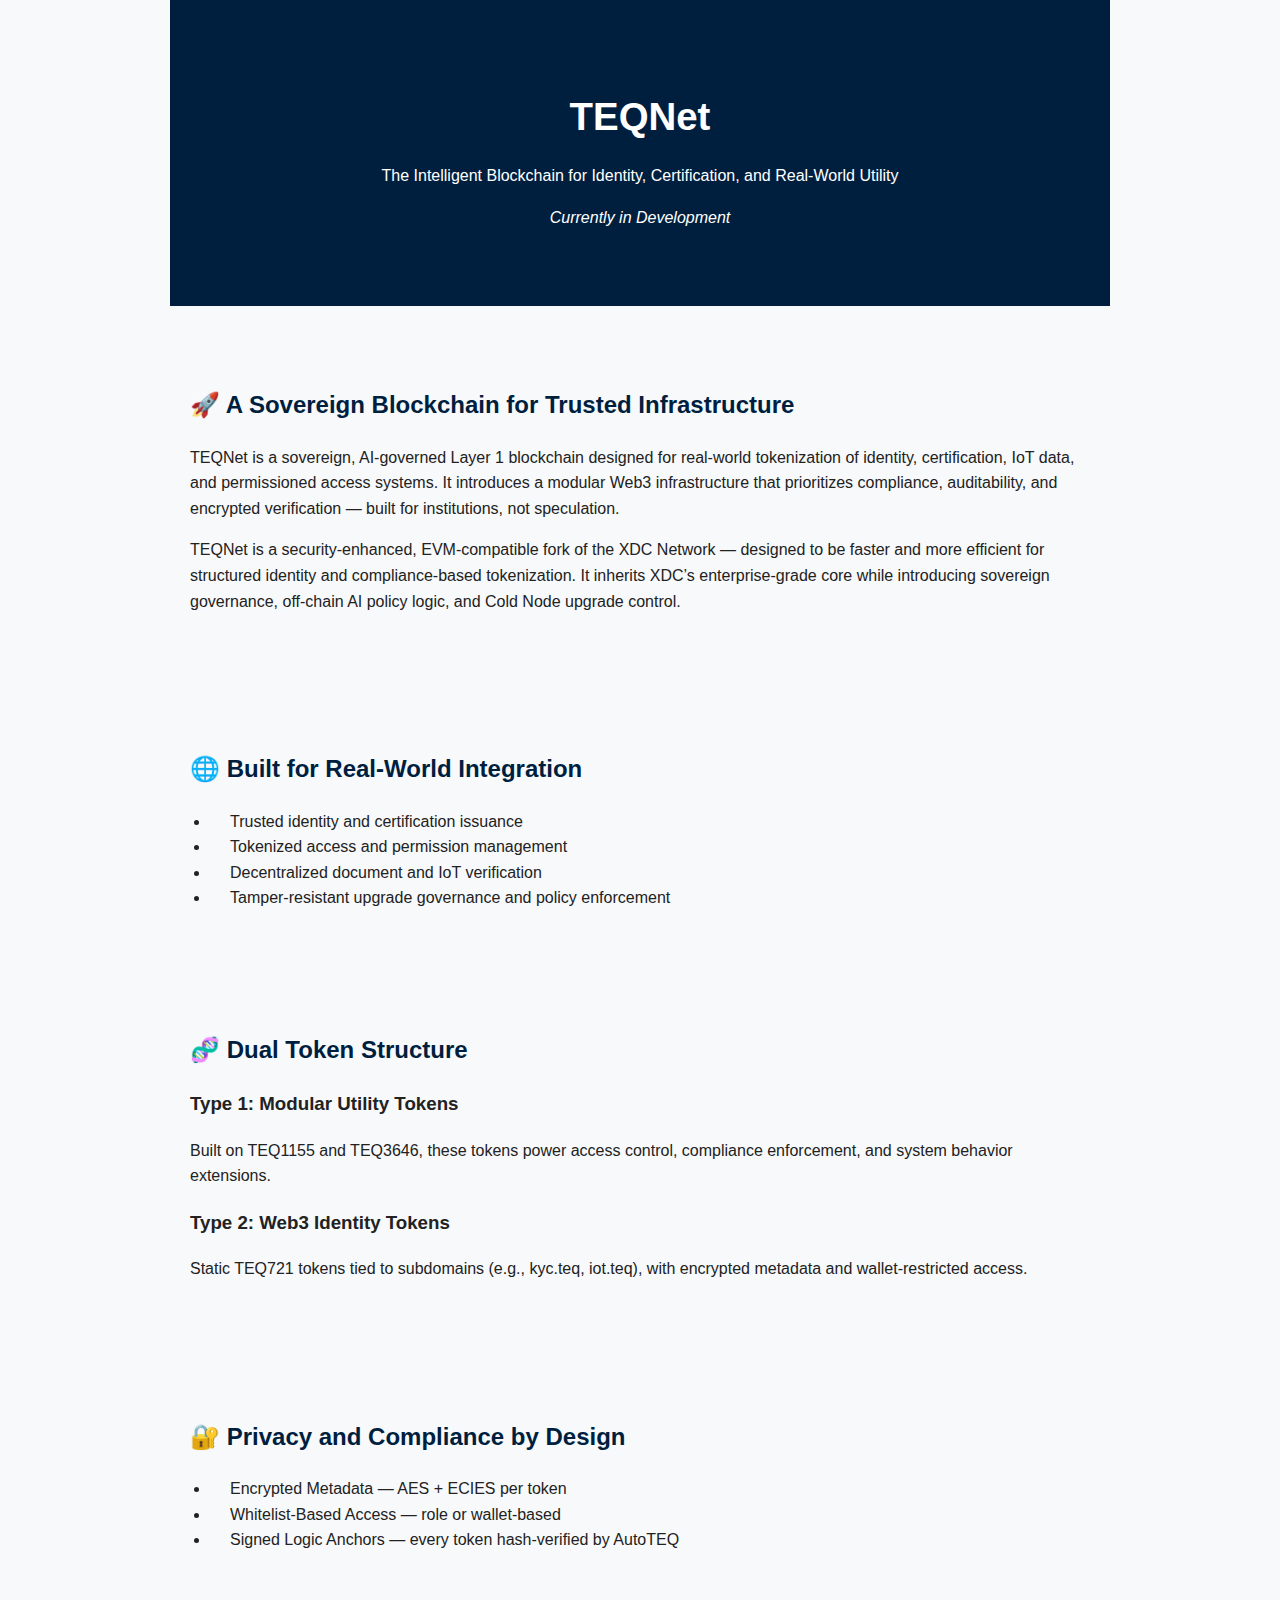
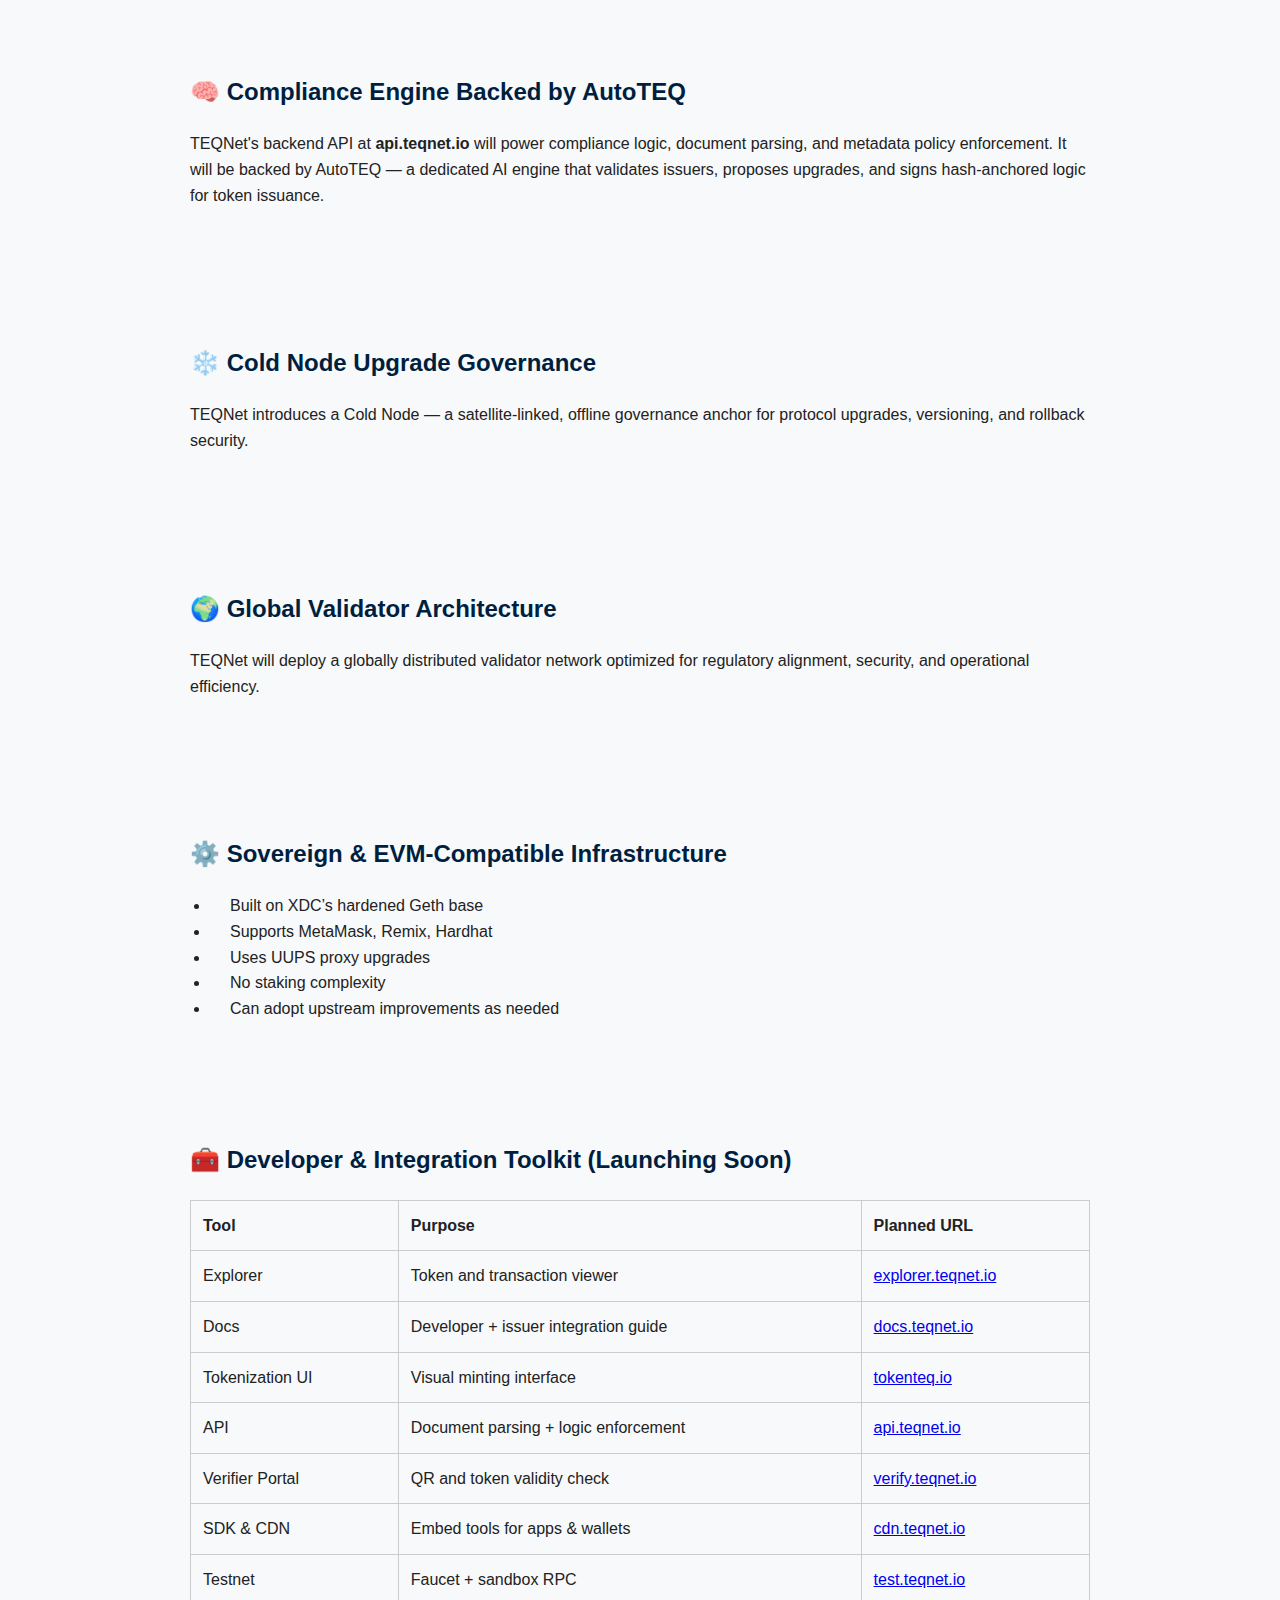
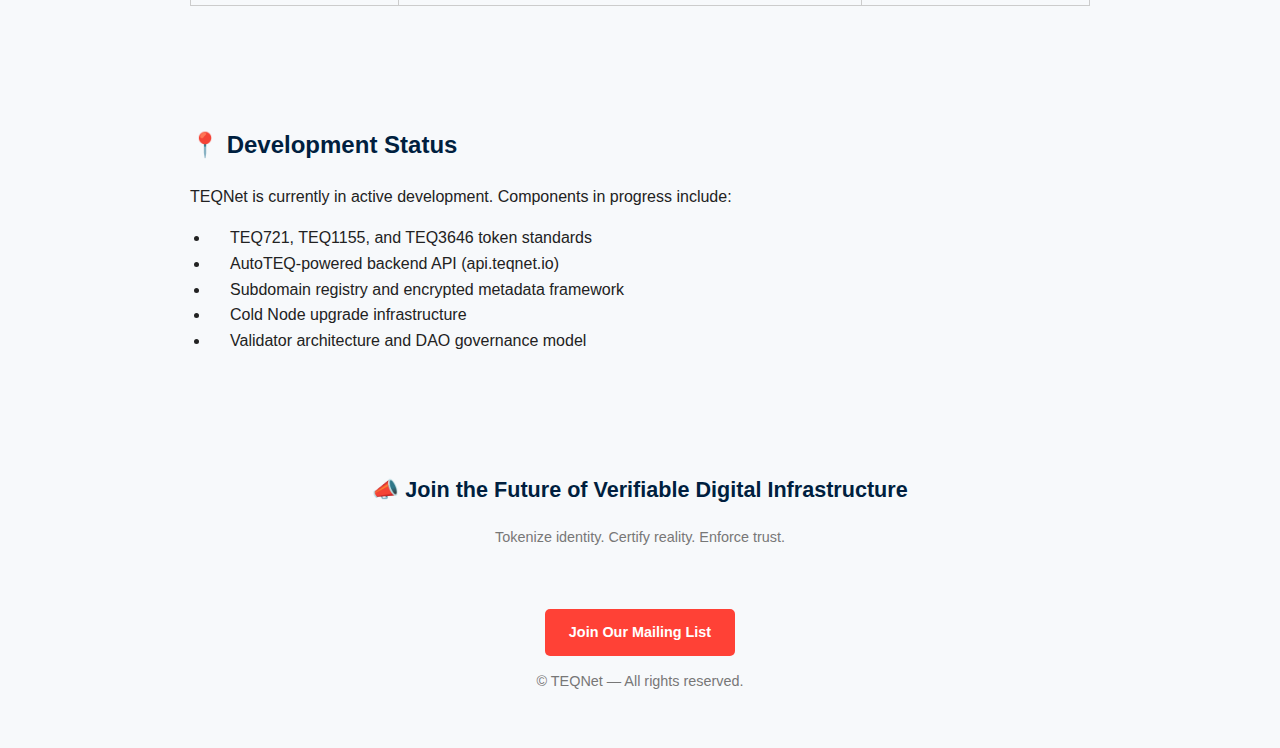
<file: index.html>
<!DOCTYPE html>
<html lang="en">
<head>
  <meta charset="UTF-8" />
  <meta name="viewport" content="width=device-width, initial-scale=1.0"/>
  <title>TEQNet — The Intelligent Blockchain</title>
  <style>
    body {
      font-family: Arial, sans-serif;
      background: #f7f9fb;
      color: #222;
      line-height: 1.6;
      margin: 0;
      padding: 0;
    }
    header, section {
      padding: 40px 20px;
      max-width: 900px;
      margin: auto;
    }
    header {
      background: #001f3f;
      color: #fff;
      text-align: center;
      padding: 60px 20px;
    }
    h1 {
      margin-bottom: 10px;
      font-size: 2.4em;
    }
    h2 {
      margin-top: 40px;
      color: #001f3f;
    }
    a.button {
      display: inline-block;
      margin-top: 20px;
      padding: 12px 24px;
      background: #0074D9;
      color: #fff;
      text-decoration: none;
      border-radius: 6px;
      font-weight: bold;
    }
    .join-mailing-list-link {
      display: inline-block;
      margin-top: 20px;
      padding: 12px 24px;
      background: #FF4136;
      color: #fff;
      text-decoration: none;
      font-weight: bold;
      border-radius: 5px;
    }
    ul, li {
      margin: 0;
      padding-left: 20px;
    }
    table {
      width: 100%;
      border-collapse: collapse;
      margin-top: 20px;
    }
    table, th, td {
      border: 1px solid #ccc;
    }
    th, td {
      padding: 12px;
      text-align: left;
    }
    footer {
      text-align: center;
      font-size: 0.9em;
      color: #777;
      padding: 40px 20px;
    }
  </style>
</head>
<body>

<header>
  <h1>TEQNet</h1>
  <p>The Intelligent Blockchain for Identity, Certification, and Real-World Utility</p>
  <p><em>Currently in Development</em></p>
</header>

<section>
  <h2>🚀 A Sovereign Blockchain for Trusted Infrastructure</h2>
  <p>
    TEQNet is a sovereign, AI-governed Layer 1 blockchain designed for real-world tokenization of identity, certification, IoT data, and permissioned access systems. It introduces a modular Web3 infrastructure that prioritizes compliance, auditability, and encrypted verification — built for institutions, not speculation.
  </p>
  <p>
    TEQNet is a security-enhanced, EVM-compatible fork of the XDC Network — designed to be faster and more efficient for structured identity and compliance-based tokenization. It inherits XDC’s enterprise-grade core while introducing sovereign governance, off-chain AI policy logic, and Cold Node upgrade control.
  </p>
</section>

<section>
  <h2>🌐 Built for Real-World Integration</h2>
  <ul>
    <li>Trusted identity and certification issuance</li>
    <li>Tokenized access and permission management</li>
    <li>Decentralized document and IoT verification</li>
    <li>Tamper-resistant upgrade governance and policy enforcement</li>
  </ul>
</section>

<section>
  <h2>🧬 Dual Token Structure</h2>
  <h3>Type 1: Modular Utility Tokens</h3>
  <p>Built on TEQ1155 and TEQ3646, these tokens power access control, compliance enforcement, and system behavior extensions.</p>
  <h3>Type 2: Web3 Identity Tokens</h3>
  <p>Static TEQ721 tokens tied to subdomains (e.g., kyc.teq, iot.teq), with encrypted metadata and wallet-restricted access.</p>
</section>

<section>
  <h2>🔐 Privacy and Compliance by Design</h2>
  <ul>
    <li>Encrypted Metadata — AES + ECIES per token</li>
    <li>Whitelist-Based Access — role or wallet-based</li>
    <li>Signed Logic Anchors — every token hash-verified by AutoTEQ</li>
  </ul>
</section>

<section>
  <h2>🧠 Compliance Engine Backed by AutoTEQ</h2>
  <p>
    TEQNet's backend API at <strong>api.teqnet.io</strong> will power compliance logic, document parsing, and metadata policy enforcement.  
    It will be backed by AutoTEQ — a dedicated AI engine that validates issuers, proposes upgrades, and signs hash-anchored logic for token issuance.
  </p>
</section>

<section>
  <h2>❄️ Cold Node Upgrade Governance</h2>
  <p>
    TEQNet introduces a Cold Node — a satellite-linked, offline governance anchor for protocol upgrades, versioning, and rollback security.
  </p>
</section>

<section>
  <h2>🌍 Global Validator Architecture</h2>
  <p>
    TEQNet will deploy a globally distributed validator network optimized for regulatory alignment, security, and operational efficiency.
  </p>
</section>

<section>
  <h2>⚙️ Sovereign & EVM-Compatible Infrastructure</h2>
  <ul>
    <li>Built on XDC’s hardened Geth base</li>
    <li>Supports MetaMask, Remix, Hardhat</li>
    <li>Uses UUPS proxy upgrades</li>
    <li>No staking complexity</li>
    <li>Can adopt upstream improvements as needed</li>
  </ul>
</section>

<section>
  <h2>🧰 Developer & Integration Toolkit (Launching Soon)</h2>
  <table>
    <thead>
      <tr><th>Tool</th><th>Purpose</th><th>Planned URL</th></tr>
    </thead>
    <tbody>
      <tr><td>Explorer</td><td>Token and transaction viewer</td><td><a href="https://explorer.teqnet.io">explorer.teqnet.io</a></td></tr>
      <tr><td>Docs</td><td>Developer + issuer integration guide</td><td><a href="https://docs.teqnet.io">docs.teqnet.io</a></td></tr>
      <tr><td>Tokenization UI</td><td>Visual minting interface</td><td><a href="https://tokenteq.io">tokenteq.io</a></td></tr>
      <tr><td>API</td><td>Document parsing + logic enforcement</td><td><a href="https://api.teqnet.io">api.teqnet.io</a></td></tr>
      <tr><td>Verifier Portal</td><td>QR and token validity check</td><td><a href="https://verify.teqnet.io">verify.teqnet.io</a></td></tr>
      <tr><td>SDK & CDN</td><td>Embed tools for apps & wallets</td><td><a href="https://cdn.teqnet.io">cdn.teqnet.io</a></td></tr>
      <tr><td>Testnet</td><td>Faucet + sandbox RPC</td><td><a href="https://test.teqnet.io">test.teqnet.io</a></td></tr>
    </tbody>
  </table>
</section>

<section>
  <h2>📍 Development Status</h2>
  <p>TEQNet is currently in active development. Components in progress include:</p>
  <ul>
    <li>TEQ721, TEQ1155, and TEQ3646 token standards</li>
    <li>AutoTEQ-powered backend API (api.teqnet.io)</li>
    <li>Subdomain registry and encrypted metadata framework</li>
    <li>Cold Node upgrade infrastructure</li>
    <li>Validator architecture and DAO governance model</li>
  </ul>
</section>

<footer>
  <h2>📣 Join the Future of Verifiable Digital Infrastructure</h2>
  <p>Tokenize identity. Certify reality. Enforce trust.</p>
  <div style="text-align: center; margin-top: 40px; margin-bottom: 10px;">
    <a href="http://eepurl.com/jgGXF6" target="_blank" rel="noopener" class="join-mailing-list-link">
      Join Our Mailing List
    </a>
  </div>
  <p>© TEQNet — All rights reserved.</p>
</footer>

</body>
</html>
</file>
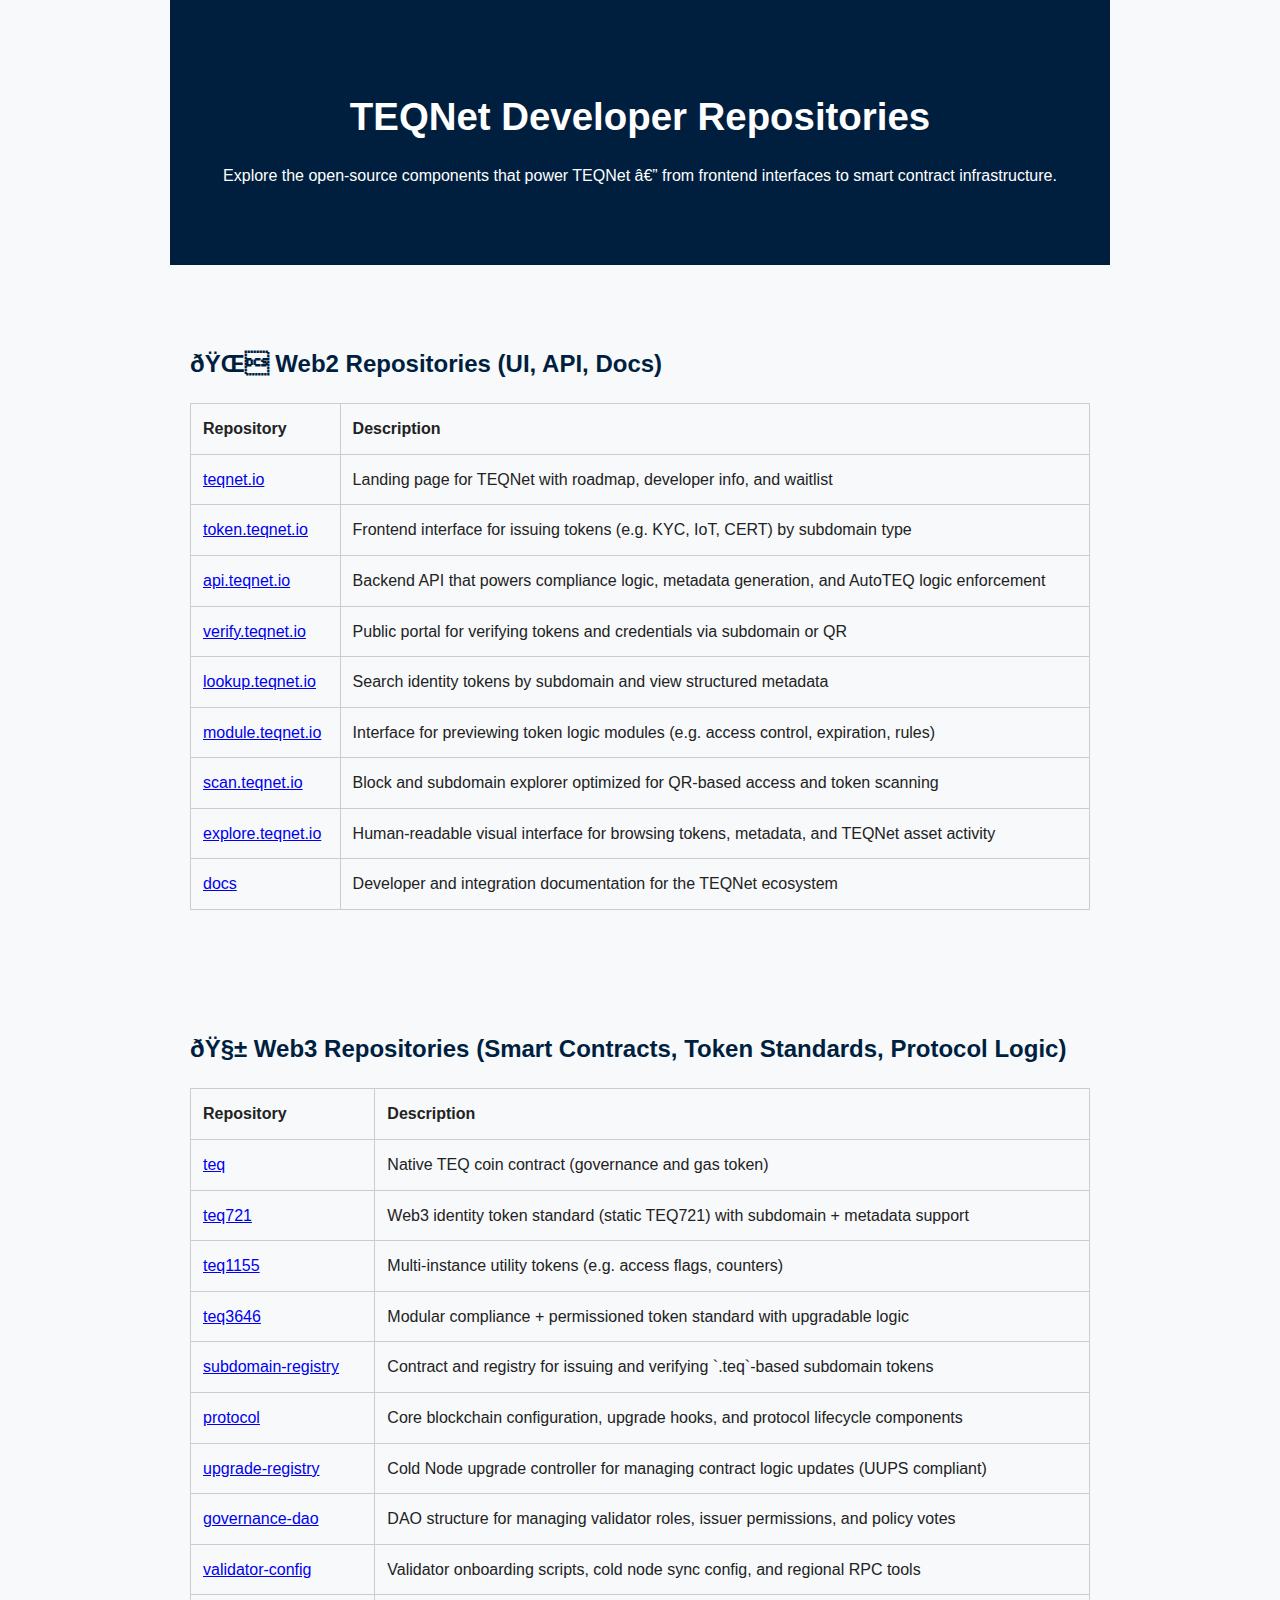
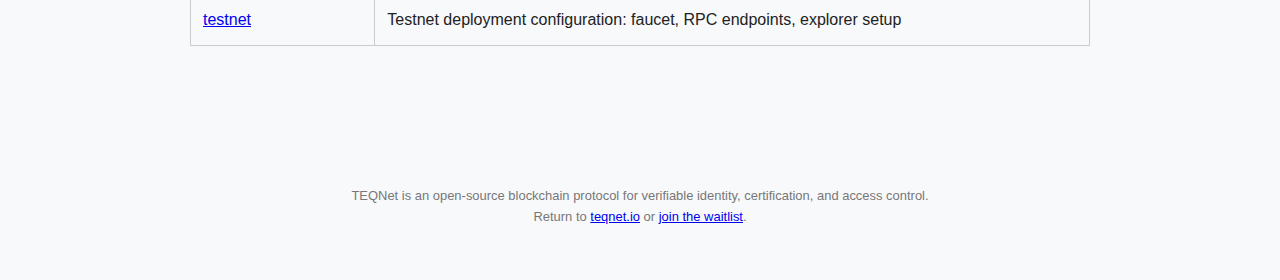
<file: repo.html>
<!DOCTYPE html>
<html lang="en">
<head>
  <meta charset="UTF" />
  <meta name="viewport" content="width=device-width, initial-scale=1.0"/>
  <title>TEQNet — Developer Repositories</title>
  <link rel="stylesheet" href="css/styles.css" />
</head>
<body>

<header>
  <h1>TEQNet Developer Repositories</h1>
  <p>Explore the open-source components that power TEQNet — from frontend interfaces to smart contract infrastructure.</p>
</header>

<section>
  <h2>🌐 Web2 Repositories (UI, API, Docs)</h2>
  <table>
    <thead>
      <tr><th>Repository</th><th>Description</th></tr>
    </thead>
    <tbody>
      <tr>
        <td><a href="https://github.com/teqnet/teqnet.io" target="_blank">teqnet.io</a></td>
        <td>Landing page for TEQNet with roadmap, developer info, and waitlist</td>
      </tr>
      <tr>
        <td><a href="https://github.com/teqnet/token.teqnet.io" target="_blank">token.teqnet.io</a></td>
        <td>Frontend interface for issuing tokens (e.g. KYC, IoT, CERT) by subdomain type</td>
      </tr>
      <tr>
        <td><a href="https://github.com/teqnet/api.teqnet.io" target="_blank">api.teqnet.io</a></td>
        <td>Backend API that powers compliance logic, metadata generation, and AutoTEQ logic enforcement</td>
      </tr>
      <tr>
        <td><a href="https://github.com/teqnet/verify.teqnet.io" target="_blank">verify.teqnet.io</a></td>
        <td>Public portal for verifying tokens and credentials via subdomain or QR</td>
      </tr>
      <tr>
        <td><a href="https://github.com/teqnet/lookup.teqnet.io" target="_blank">lookup.teqnet.io</a></td>
        <td>Search identity tokens by subdomain and view structured metadata</td>
      </tr>
      <tr>
        <td><a href="https://github.com/teqnet/module.teqnet.io" target="_blank">module.teqnet.io</a></td>
        <td>Interface for previewing token logic modules (e.g. access control, expiration, rules)</td>
      </tr>
      <tr>
        <td><a href="https://github.com/teqnet/scan.teqnet.io" target="_blank">scan.teqnet.io</a></td>
        <td>Block and subdomain explorer optimized for QR-based access and token scanning</td>
      </tr>
      <tr>
        <td><a href="https://github.com/teqnet/explore.teqnet.io" target="_blank">explore.teqnet.io</a></td>
        <td>Human-readable visual interface for browsing tokens, metadata, and TEQNet asset activity</td>
      </tr>
      <tr>
        <td><a href="https://github.com/teqnet/docs" target="_blank">docs</a></td>
        <td>Developer and integration documentation for the TEQNet ecosystem</td>
      </tr>
    </tbody>
  </table>
</section>


<section>
  <h2>🧱 Web3 Repositories (Smart Contracts, Token Standards, Protocol Logic)</h2>
  <table>
    <thead>
      <tr><th>Repository</th><th>Description</th></tr>
    </thead>
    <tbody>
      <tr>
        <td><a href="https://github.com/teqnet/teq" target="_blank">teq</a></td>
        <td>Native TEQ coin contract (governance and gas token)</td>
      </tr>
      <tr>
        <td><a href="https://github.com/teqnet/teq721" target="_blank">teq721</a></td>
        <td>Web3 identity token standard (static TEQ721) with subdomain + metadata support</td>
      </tr>
      <tr>
        <td><a href="https://github.com/teqnet/teq1155" target="_blank">teq1155</a></td>
        <td>Multi-instance utility tokens (e.g. access flags, counters)</td>
      </tr>
      <tr>
        <td><a href="https://github.com/teqnet/teq3646" target="_blank">teq3646</a></td>
        <td>Modular compliance + permissioned token standard with upgradable logic</td>
      </tr>
      <tr>
        <td><a href="https://github.com/teqnet/subdomain-registry" target="_blank">subdomain-registry</a></td>
        <td>Contract and registry for issuing and verifying `.teq`-based subdomain tokens</td>
      </tr>
      <tr>
        <td><a href="https://github.com/teqnet/protocol" target="_blank">protocol</a></td>
        <td>Core blockchain configuration, upgrade hooks, and protocol lifecycle components</td>
      </tr>
      <tr>
        <td><a href="https://github.com/teqnet/upgrade-registry" target="_blank">upgrade-registry</a></td>
        <td>Cold Node upgrade controller for managing contract logic updates (UUPS compliant)</td>
      </tr>
      <tr>
        <td><a href="https://github.com/teqnet/governance-dao" target="_blank">governance-dao</a></td>
        <td>DAO structure for managing validator roles, issuer permissions, and policy votes</td>
      </tr>
      <tr>
        <td><a href="https://github.com/teqnet/validator-config" target="_blank">validator-config</a></td>
        <td>Validator onboarding scripts, cold node sync config, and regional RPC tools</td>
      </tr>
      <tr>
        <td><a href="https://github.com/teqnet/testnet" target="_blank">testnet</a></td>
        <td>Testnet deployment configuration: faucet, RPC endpoints, explorer setup</td>
      </tr>
    </tbody>
  </table>
</section>

<footer>
  <p style="text-align:center; font-size: 0.9em; color: #777; margin-top: 60px;">
    TEQNet is an open-source blockchain protocol for verifiable identity, certification, and access control.<br/>
    Return to <a href="index.html">teqnet.io</a> or <a href="http://eepurl.com/jgGXF6" target="_blank">join the waitlist</a>.
  </p>
</footer>

</body>
</html>
</file>
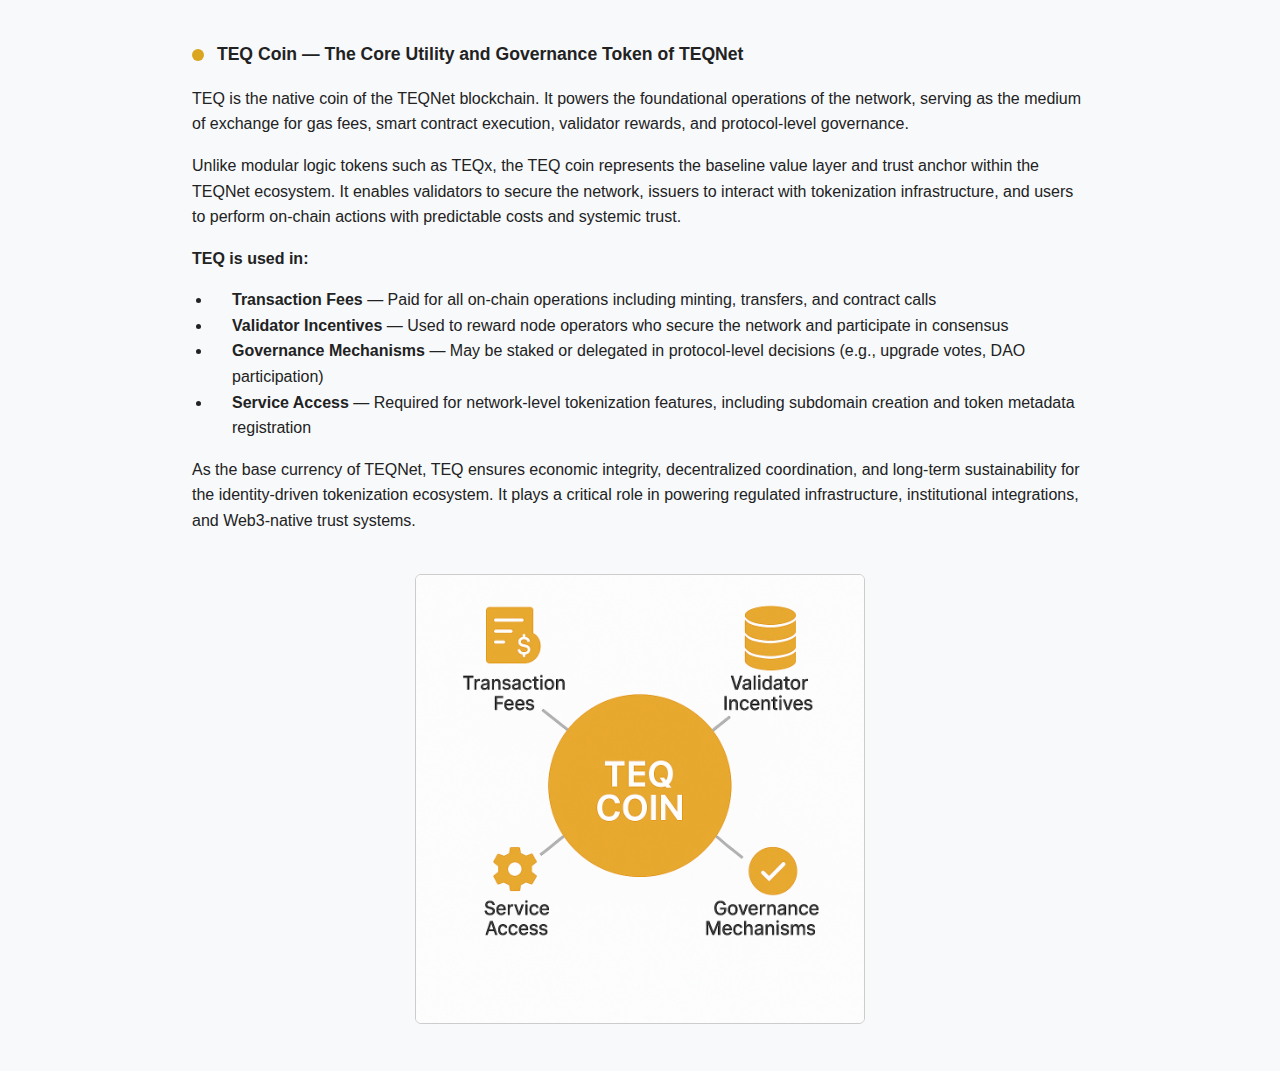
<file: teq.html>
<!DOCTYPE html>
<html lang="en">
<head>
  <meta charset="UTF-8" />
  <meta name="viewport" content="width=device-width, initial-scale=1.0"/>
  <title>TEQ Coin — Network Utility & Governance</title>
  <link rel="stylesheet" href="css/styles.css" />
</head>
<body>

<!-- Container with 70% width -->
<section style="width: 70%; max-width: 900px; margin: 40px auto; padding: 0 20px;">

  <!-- TEQ Coin Title -->
  <p style="font-size: 1.1em;">
    <span style="display:inline-block; width: 12px; height: 12px; border-radius: 50%; background-color: #DAA520; margin-right: 8px; vertical-align: middle;"></span>
    <strong>TEQ Coin — The Core Utility and Governance Token of TEQNet</strong>
  </p>

  <!-- Description -->
  <p>
    TEQ is the native coin of the TEQNet blockchain. It powers the foundational operations of the network, serving as the medium of exchange for gas fees, smart contract execution, validator rewards, and protocol-level governance.
  </p>

  <p>
    Unlike modular logic tokens such as TEQx, the TEQ coin represents the baseline value layer and trust anchor within the TEQNet ecosystem. It enables validators to secure the network, issuers to interact with tokenization infrastructure, and users to perform on-chain actions with predictable costs and systemic trust.
  </p>

  <!-- Use Cases -->
  <p><strong>TEQ is used in:</strong></p>
  <ul>
    <li><strong>Transaction Fees</strong> — Paid for all on-chain operations including minting, transfers, and contract calls</li>
    <li><strong>Validator Incentives</strong> — Used to reward node operators who secure the network and participate in consensus</li>
    <li><strong>Governance Mechanisms</strong> — May be staked or delegated in protocol-level decisions (e.g., upgrade votes, DAO participation)</li>
    <li><strong>Service Access</strong> — Required for network-level tokenization features, including subdomain creation and token metadata registration</li>
  </ul>

  <p>
    As the base currency of TEQNet, TEQ ensures economic integrity, decentralized coordination, and long-term sustainability for the identity-driven tokenization ecosystem. It plays a critical role in powering regulated infrastructure, institutional integrations, and Web3-native trust systems.
  </p>

  <!-- Diagram (Reduced to 50% width) -->
  <div style="text-align: center; margin-top: 40px;">
    <img src="img/teq_diagram.png" alt="TEQ Coin Function Diagram" style="width: 50%; height: auto; border-radius: 6px; border: 1px solid #ccc;" />
  </div>
</section>

</body>
</html>
</file>
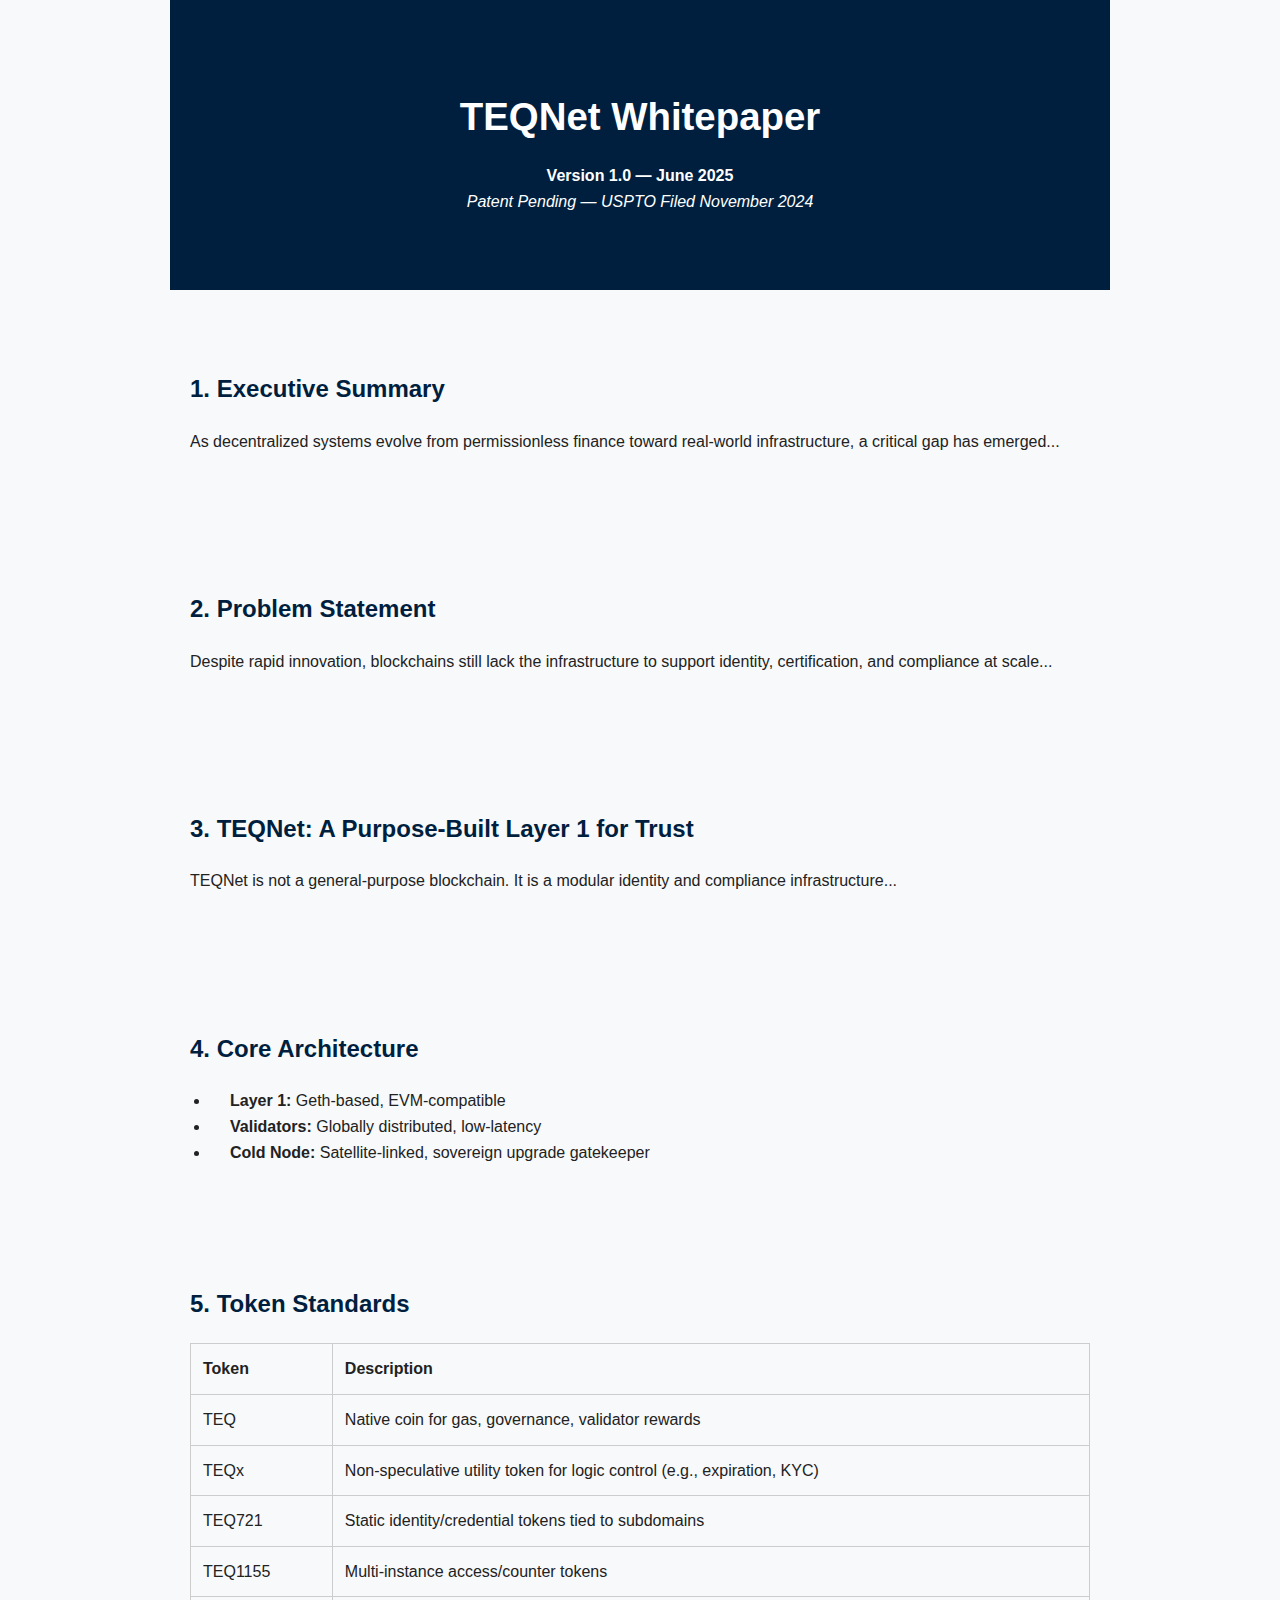
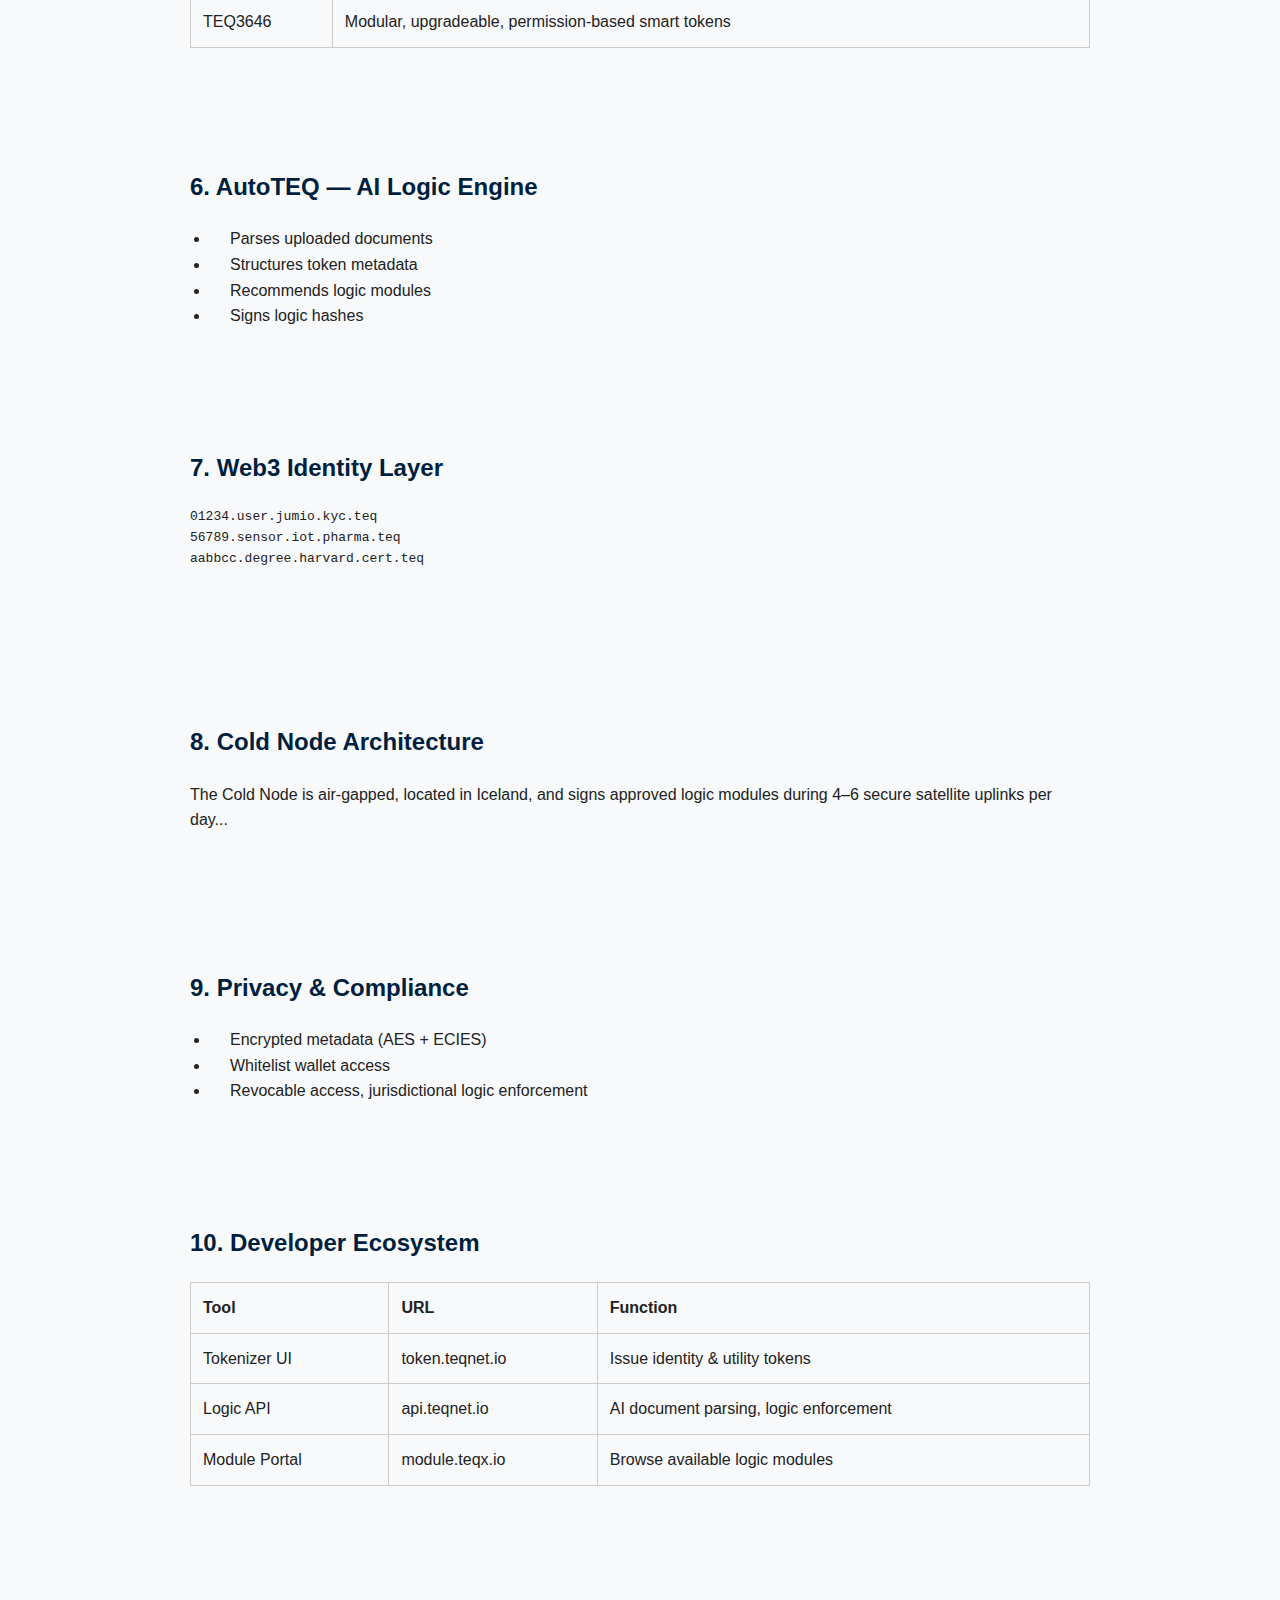
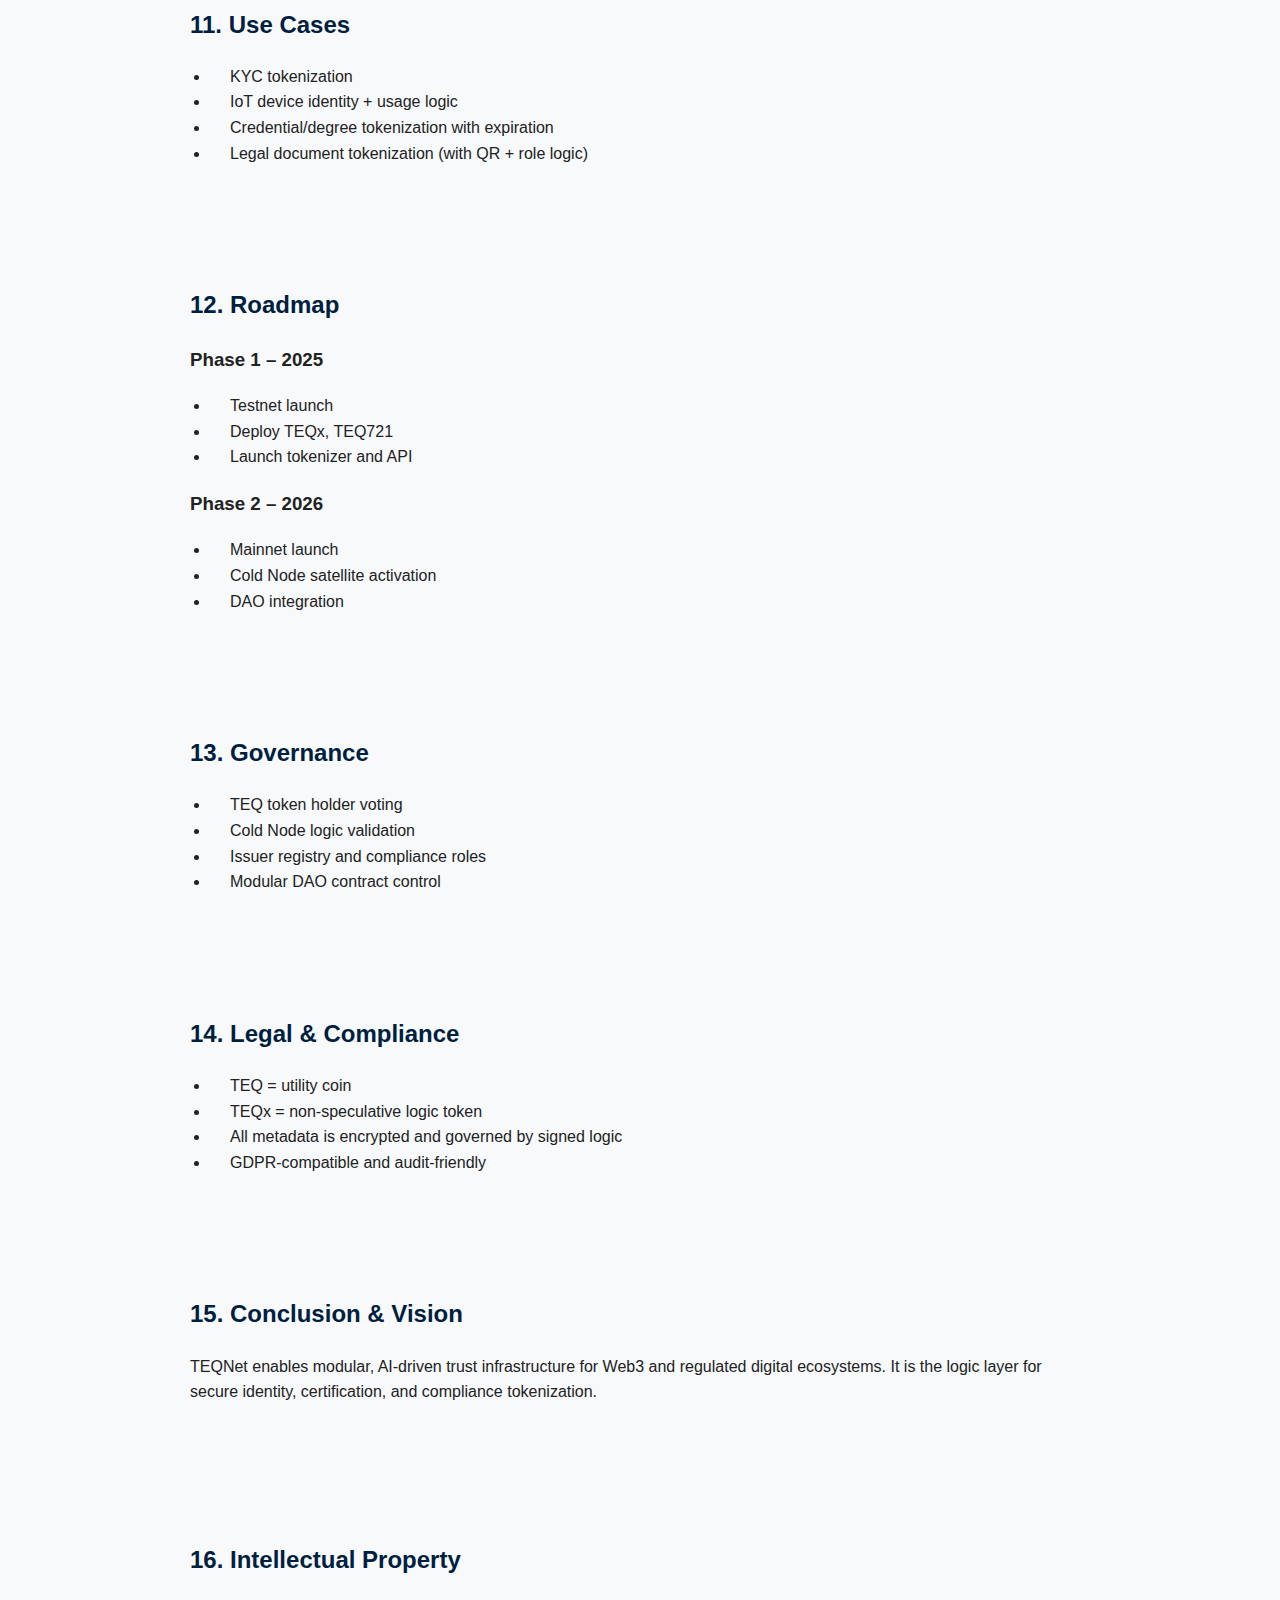
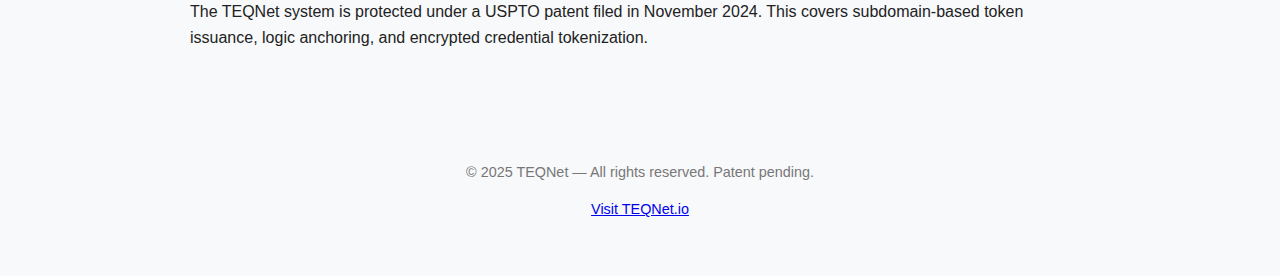
<file: whitepaper.html>
<!DOCTYPE html>
<html lang="en">
<head>
  <meta charset="UTF-8" />
  <meta name="viewport" content="width=device-width, initial-scale=1.0" />
  <title>TEQNet Whitepaper</title>
  <link rel="stylesheet" href="css/styles.css" />
</head>
<body>

<header>
  <h1>TEQNet Whitepaper</h1>
  <p><strong>Version 1.0 — June 2025</strong><br><em>Patent Pending — USPTO Filed November 2024</em></p>
</header>

<section>
  <h2>1. Executive Summary</h2>
  <p>As decentralized systems evolve from permissionless finance toward real-world infrastructure, a critical gap has emerged...</p>
</section>

<section>
  <h2>2. Problem Statement</h2>
  <p>Despite rapid innovation, blockchains still lack the infrastructure to support identity, certification, and compliance at scale...</p>
</section>

<section>
  <h2>3. TEQNet: A Purpose-Built Layer 1 for Trust</h2>
  <p>TEQNet is not a general-purpose blockchain. It is a modular identity and compliance infrastructure...</p>
</section>

<section>
  <h2>4. Core Architecture</h2>
  <ul>
    <li><strong>Layer 1:</strong> Geth-based, EVM-compatible</li>
    <li><strong>Validators:</strong> Globally distributed, low-latency</li>
    <li><strong>Cold Node:</strong> Satellite-linked, sovereign upgrade gatekeeper</li>
  </ul>
</section>

<section>
  <h2>5. Token Standards</h2>
  <table>
    <tr><th>Token</th><th>Description</th></tr>
    <tr><td>TEQ</td><td>Native coin for gas, governance, validator rewards</td></tr>
    <tr><td>TEQx</td><td>Non-speculative utility token for logic control (e.g., expiration, KYC)</td></tr>
    <tr><td>TEQ721</td><td>Static identity/credential tokens tied to subdomains</td></tr>
    <tr><td>TEQ1155</td><td>Multi-instance access/counter tokens</td></tr>
    <tr><td>TEQ3646</td><td>Modular, upgradeable, permission-based smart tokens</td></tr>
  </table>
</section>

<section>
  <h2>6. AutoTEQ — AI Logic Engine</h2>
  <ul>
    <li>Parses uploaded documents</li>
    <li>Structures token metadata</li>
    <li>Recommends logic modules</li>
    <li>Signs logic hashes</li>
  </ul>
</section>

<section>
  <h2>7. Web3 Identity Layer</h2>
  <pre>
01234.user.jumio.kyc.teq  
56789.sensor.iot.pharma.teq  
aabbcc.degree.harvard.cert.teq
  </pre>
</section>

<section>
  <h2>8. Cold Node Architecture</h2>
  <p>The Cold Node is air-gapped, located in Iceland, and signs approved logic modules during 4–6 secure satellite uplinks per day...</p>
</section>

<section>
  <h2>9. Privacy & Compliance</h2>
  <ul>
    <li>Encrypted metadata (AES + ECIES)</li>
    <li>Whitelist wallet access</li>
    <li>Revocable access, jurisdictional logic enforcement</li>
  </ul>
</section>

<section>
  <h2>10. Developer Ecosystem</h2>
  <table>
    <tr><th>Tool</th><th>URL</th><th>Function</th></tr>
    <tr><td>Tokenizer UI</td><td>token.teqnet.io</td><td>Issue identity & utility tokens</td></tr>
    <tr><td>Logic API</td><td>api.teqnet.io</td><td>AI document parsing, logic enforcement</td></tr>
    <tr><td>Module Portal</td><td>module.teqx.io</td><td>Browse available logic modules</td></tr>
  </table>
</section>

<section>
  <h2>11. Use Cases</h2>
  <ul>
    <li>KYC tokenization</li>
    <li>IoT device identity + usage logic</li>
    <li>Credential/degree tokenization with expiration</li>
    <li>Legal document tokenization (with QR + role logic)</li>
  </ul>
</section>

<section>
  <h2>12. Roadmap</h2>
  <h3>Phase 1 – 2025</h3>
  <ul>
    <li>Testnet launch</li>
    <li>Deploy TEQx, TEQ721</li>
    <li>Launch tokenizer and API</li>
  </ul>
  <h3>Phase 2 – 2026</h3>
  <ul>
    <li>Mainnet launch</li>
    <li>Cold Node satellite activation</li>
    <li>DAO integration</li>
  </ul>
</section>

<section>
  <h2>13. Governance</h2>
  <ul>
    <li>TEQ token holder voting</li>
    <li>Cold Node logic validation</li>
    <li>Issuer registry and compliance roles</li>
    <li>Modular DAO contract control</li>
  </ul>
</section>

<section>
  <h2>14. Legal & Compliance</h2>
  <ul>
    <li>TEQ = utility coin</li>
    <li>TEQx = non-speculative logic token</li>
    <li>All metadata is encrypted and governed by signed logic</li>
    <li>GDPR-compatible and audit-friendly</li>
  </ul>
</section>

<section>
  <h2>15. Conclusion & Vision</h2>
  <p>TEQNet enables modular, AI-driven trust infrastructure for Web3 and regulated digital ecosystems. It is the logic layer for secure identity, certification, and compliance tokenization.</p>
</section>

<section>
  <h2>16. Intellectual Property</h2>
  <p>The TEQNet system is protected under a USPTO patent filed in November 2024. This covers subdomain-based token issuance, logic anchoring, and encrypted credential tokenization.</p>
</section>

<footer>
  <p>© 2025 TEQNet — All rights reserved. Patent pending.</p>
  <p><a href="https://teqnet.io">Visit TEQNet.io</a></p>
</footer>

</body>
</html>
</file>
<file: css/styles.css>
body {
  font-family: Arial, sans-serif;
  background: #f7f9fb;
  color: #222;
  line-height: 1.6;
  margin: 0;
  padding: 0;
}
header, section {
  padding: 40px 20px;
  max-width: 900px;
  margin: auto;
}
header {
  background: #001f3f;
  color: #fff;
  text-align: center;
  padding: 60px 20px;
}
h1 {
  margin-bottom: 10px;
  font-size: 2.4em;
}
h2 {
  margin-top: 40px;
  color: #001f3f;
}
a.button {
  display: inline-block;
  margin-top: 20px;
  padding: 12px 24px;
  background: #0074D9;
  color: #fff;
  text-decoration: none;
  border-radius: 6px;
  font-weight: bold;
}
.join-mailing-list-link {
  display: inline-block;
  margin-top: 20px;
  padding: 12px 24px;
  background: #FF4136;
  color: #fff;
  text-decoration: none;
  font-weight: bold;
  border-radius: 5px;
}
ul, li {
  margin: 0;
  padding-left: 20px;
}
table {
  width: 100%;
  border-collapse: collapse;
  margin-top: 20px;
}
table, th, td {
  border: 1px solid #ccc;
}
th, td {
  padding: 12px;
  text-align: left;
}
footer {
  text-align: center;
  font-size: 0.9em;
  color: #777;
  padding: 40px 20px;
}
</file>
